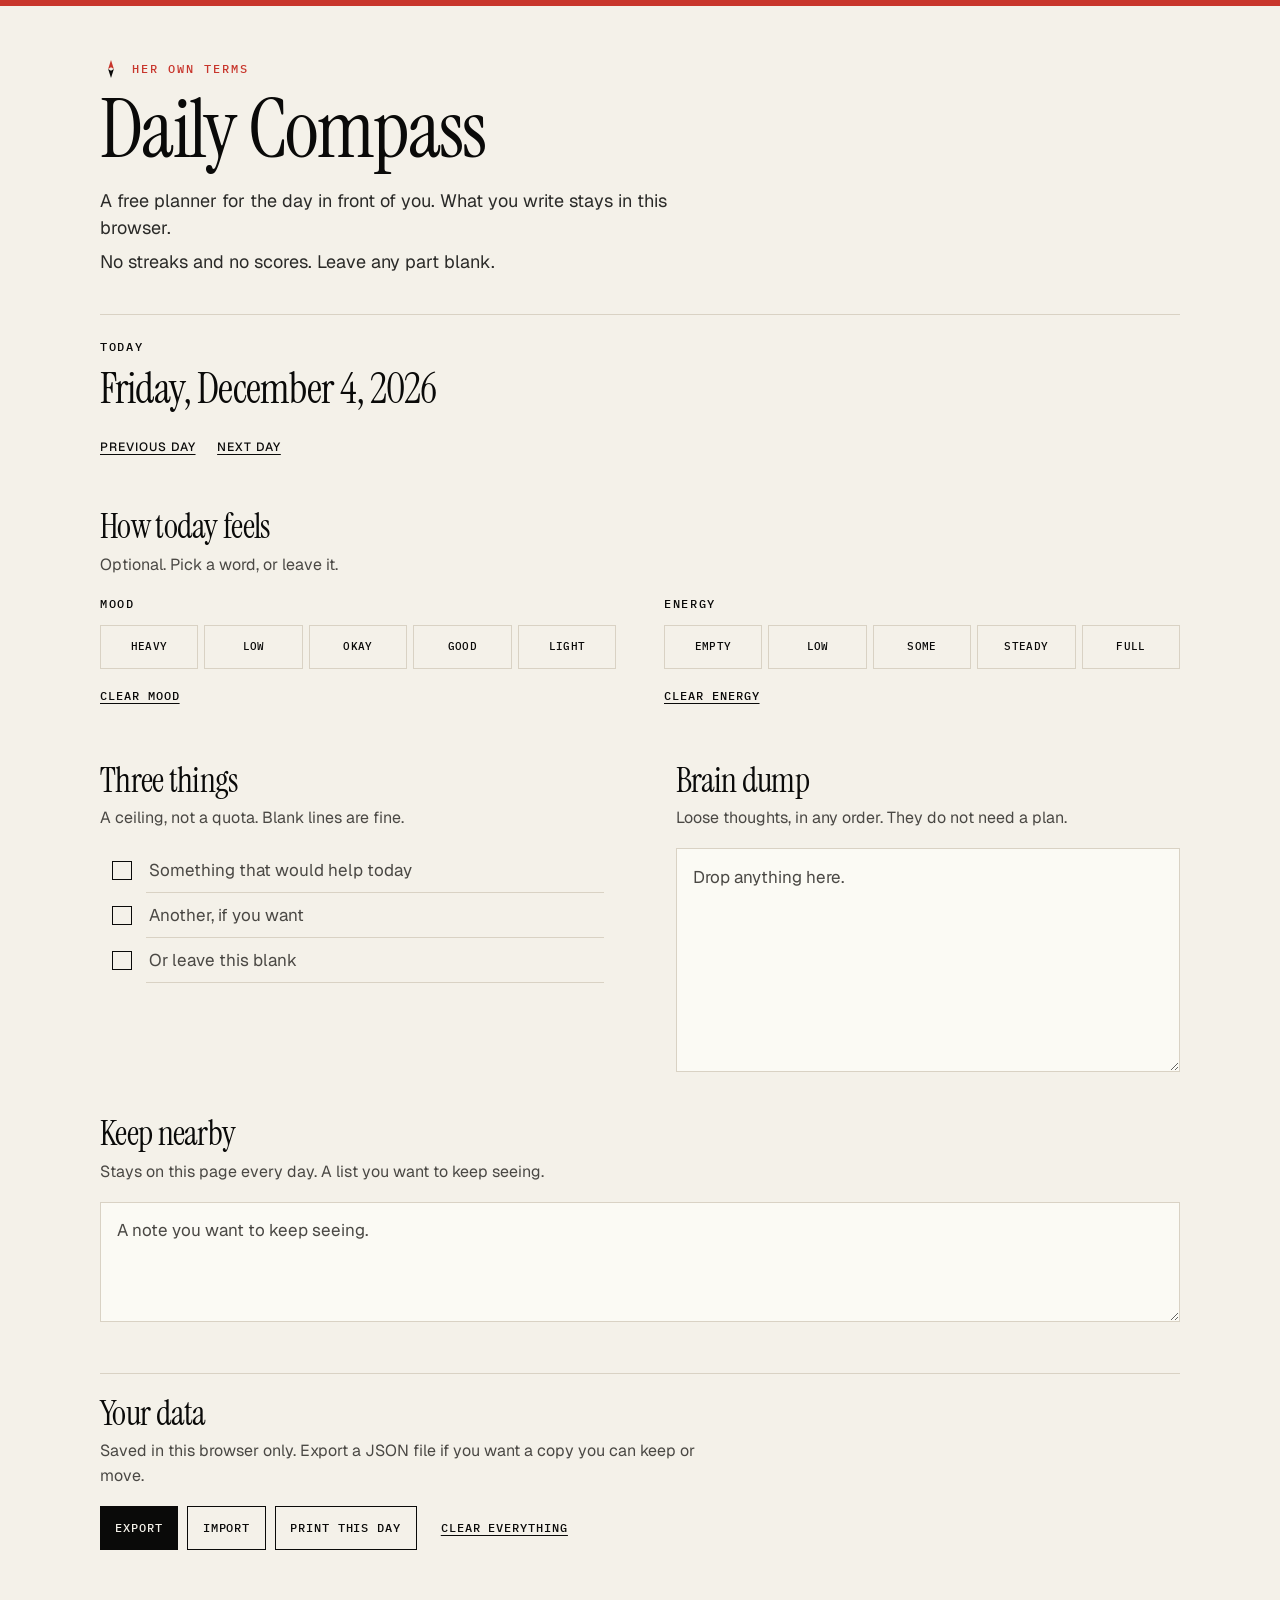
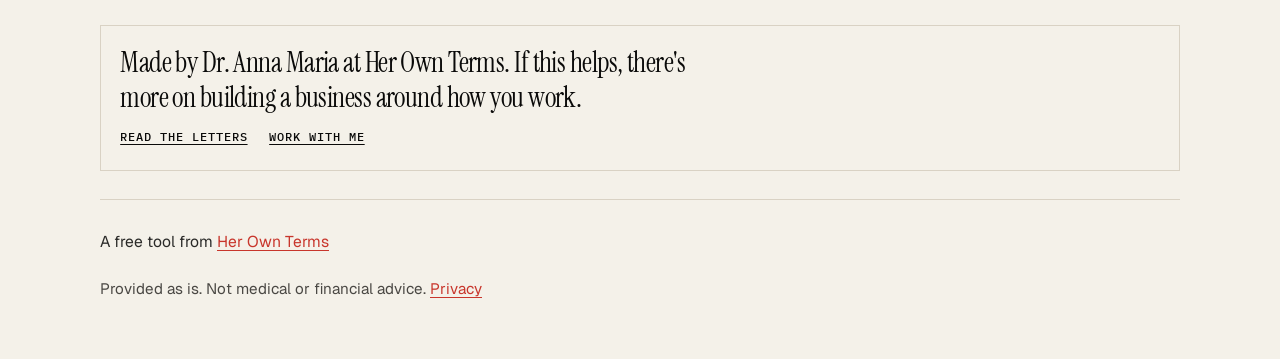
<file: index.html>
<!DOCTYPE html>
<html lang="en">
<head>
    <meta charset="UTF-8">
    <meta name="viewport" content="width=device-width, initial-scale=1">
    <meta name="description" content="A free, private daily planner from Her Own Terms. Note mood and energy, choose three things, and leave the rest in a brain dump. Your data stays in this browser.">
    <meta name="theme-color" content="#F4F1E9">
    <meta name="color-scheme" content="light">
    <meta property="og:title" content="Daily Compass">
    <meta property="og:description" content="A free, private daily planner from Her Own Terms. Mood, energy, three things, and a brain dump. Your data stays in this browser.">
    <meta property="og:type" content="website">
    <meta property="og:image" content="og-image.png">
    <meta property="og:image:alt" content="Daily Compass, a free planner from Her Own Terms, set in serif type on warm paper.">
    <meta name="twitter:card" content="summary_large_image">
    <meta name="twitter:title" content="Daily Compass">
    <meta name="twitter:description" content="A free, private daily planner from Her Own Terms. Mood, energy, three things, and a brain dump. Your data stays in this browser.">
    <meta name="twitter:image" content="og-image.png">
    <meta name="twitter:image:alt" content="Daily Compass, a free planner from Her Own Terms, set in serif type on warm paper.">
    <title>Daily Compass</title>
    <link rel="icon" href="favicon.svg" type="image/svg+xml">
    <link rel="apple-touch-icon" href="apple-touch-icon.png">
    <meta http-equiv="Content-Security-Policy" content="default-src 'self'; script-src 'self'; style-src 'self'; font-src 'self'; img-src 'self' data:; connect-src 'self'; object-src 'none'; base-uri 'self'; form-action 'none'; upgrade-insecure-requests">
    <link rel="stylesheet" href="styles.css">
</head>
<body>
    <a class="skip" href="#today">Skip to today</a>
    <div class="topbar" aria-hidden="true"></div>
    <div class="wrap">
        <header>
            <p class="brandline">
                <svg width="22" height="22" viewBox="0 0 32 32" aria-hidden="true">
                    <path d="M16 3 L20.2 16 L16 13.6 L11.8 16 Z" fill="#C8362C"/>
                    <path d="M16 29 L11.8 16 L16 18.4 L20.2 16 Z" fill="#0A0A09"/>
                </svg>
                Her Own Terms
            </p>
            <h1>Daily Compass</h1>
            <p class="deck">A free planner for the day in front of you. What you write stays in this browser.</p>
            <p class="deck">No streaks and no scores. Leave any part blank.</p>
        </header>

        <div class="dateblock">
            <p class="label" id="whenLabel">Today</p>
            <h2 class="date-heading" id="dateHeading" tabindex="-1"></h2>
            <div class="navbtns">
                <button type="button" id="prevDay">Previous day</button>
                <button type="button" id="nextDay">Next day</button>
                <button type="button" id="backToday" hidden>Back to today</button>
            </div>
        </div>

        <main id="today">
            <noscript>
                <p>Daily Compass needs JavaScript to save notes in this browser.</p>
            </noscript>

            <section class="feel" aria-labelledby="feelTitle">
                <h2 id="feelTitle">How today feels</h2>
                <p class="hint" id="feelHint">Optional. Pick a word, or leave it.</p>
                <div class="scales">
                    <fieldset>
                        <legend>Mood</legend>
                        <div class="choices">
                            <label class="choice"><input type="radio" name="mood" value="heavy"><span>Heavy</span></label>
                            <label class="choice"><input type="radio" name="mood" value="low"><span>Low</span></label>
                            <label class="choice"><input type="radio" name="mood" value="okay"><span>Okay</span></label>
                            <label class="choice"><input type="radio" name="mood" value="good"><span>Good</span></label>
                            <label class="choice"><input type="radio" name="mood" value="light"><span>Light</span></label>
                        </div>
                        <button type="button" class="texty scale-clear" id="clearMood">Clear mood</button>
                    </fieldset>
                    <fieldset>
                        <legend>Energy</legend>
                        <div class="choices">
                            <label class="choice"><input type="radio" name="energy" value="empty"><span>Empty</span></label>
                            <label class="choice"><input type="radio" name="energy" value="low"><span>Low</span></label>
                            <label class="choice"><input type="radio" name="energy" value="some"><span>Some</span></label>
                            <label class="choice"><input type="radio" name="energy" value="steady"><span>Steady</span></label>
                            <label class="choice"><input type="radio" name="energy" value="full"><span>Full</span></label>
                        </div>
                        <button type="button" class="texty scale-clear" id="clearEnergy">Clear energy</button>
                    </fieldset>
                </div>
            </section>

            <div class="split">
                <section class="tasks" aria-labelledby="tasksTitle">
                    <h2 id="tasksTitle">Three things</h2>
                    <p class="hint" id="tasksHint">A ceiling, not a quota. Blank lines are fine.</p>
                    <div class="task">
                        <label class="tick"><input type="checkbox" id="done-0" aria-label="Mark thing 1 done"></label>
                        <div class="task-field">
                            <label class="sr" for="task-0">Thing 1</label>
                            <input id="task-0" data-task="0" type="text" maxlength="280" placeholder="Something that would help today" autocomplete="off">
                        </div>
                    </div>
                    <div class="task">
                        <label class="tick"><input type="checkbox" id="done-1" aria-label="Mark thing 2 done"></label>
                        <div class="task-field">
                            <label class="sr" for="task-1">Thing 2</label>
                            <input id="task-1" data-task="1" type="text" maxlength="280" placeholder="Another, if you want" autocomplete="off">
                        </div>
                    </div>
                    <div class="task">
                        <label class="tick"><input type="checkbox" id="done-2" aria-label="Mark thing 3 done"></label>
                        <div class="task-field">
                            <label class="sr" for="task-2">Thing 3</label>
                            <input id="task-2" data-task="2" type="text" maxlength="280" placeholder="Or leave this blank" autocomplete="off">
                        </div>
                    </div>
                    <div class="carry" id="carry" hidden>
                        <p class="label">Still open from yesterday</p>
                        <ul id="carryList"></ul>
                    </div>
                </section>

                <section class="dump" aria-labelledby="dumpTitle">
                    <h2 id="dumpTitle">Brain dump</h2>
                    <p class="hint" id="dumpHint">Loose thoughts, in any order. They do not need a plan.</p>
                    <label class="sr" for="dump">Brain dump</label>
                    <textarea id="dump" maxlength="20000" placeholder="Drop anything here." aria-describedby="dumpHint"></textarea>
                </section>
            </div>

            <section class="nearby" aria-labelledby="nearbyTitle">
                <h2 id="nearbyTitle">Keep nearby</h2>
                <p class="hint" id="nearbyHint">Stays on this page every day. A list you want to keep seeing.</p>
                <label class="sr" for="nearby">Keep nearby</label>
                <textarea id="nearby" maxlength="8000" placeholder="A note you want to keep seeing." aria-describedby="nearbyHint"></textarea>
            </section>

            <section class="tools" aria-labelledby="toolsTitle">
                <h2 id="toolsTitle">Your data</h2>
                <p class="hint">Saved in this browser only. Export a JSON file if you want a copy you can keep or move.</p>
                <div class="actions">
                    <button type="button" class="btn btn-solid" id="exportBtn">Export</button>
                    <button type="button" class="btn" id="importBtn">Import</button>
                    <button type="button" class="btn" id="printBtn">Print this day</button>
                    <button type="button" class="btn btn-quiet" id="clearBtn">Clear everything</button>
                </div>
                <input class="sr" id="fileInput" type="file" accept="application/json,.json" tabindex="-1">
                <p class="status" id="status" role="status" aria-live="polite"></p>
            </section>
        </main>

        <aside class="invite" aria-label="From Her Own Terms">
            <p class="invite-copy">Made by Dr. Anna Maria at Her Own Terms. If this helps, there's more on building a business around how you work.</p>
            <p class="invite-links">
                <a href="https://substack.com/@herowntermsbuilds" target="_blank" rel="noopener noreferrer">Read the letters</a>
                <a href="https://herownterms.me/#get-in-touch" target="_blank" rel="noopener noreferrer">Work with me</a>
            </p>
        </aside>

        <footer>
            <p>A free tool from <a href="https://herownterms.me">Her Own Terms</a></p>
            <p class="footer-note">Provided as is. Not medical or financial advice. <a href="privacy.html">Privacy</a></p>
        </footer>
    </div>

    <article id="printSheet" class="print-only" aria-hidden="true"></article>

    <dialog id="choiceDialog" aria-labelledby="choiceTitle" aria-describedby="choiceBody">
        <h2 id="choiceTitle"></h2>
        <p id="choiceBody"></p>
        <div class="dialog-actions">
            <button type="button" class="btn btn-quiet" id="choiceCancel">Cancel</button>
            <button type="button" class="btn" id="choiceAlt">Merge</button>
            <button type="button" class="btn btn-solid" id="choicePrimary">Replace</button>
        </div>
    </dialog>

    <script src="app.js"></script>
</body>
</html>
</file>
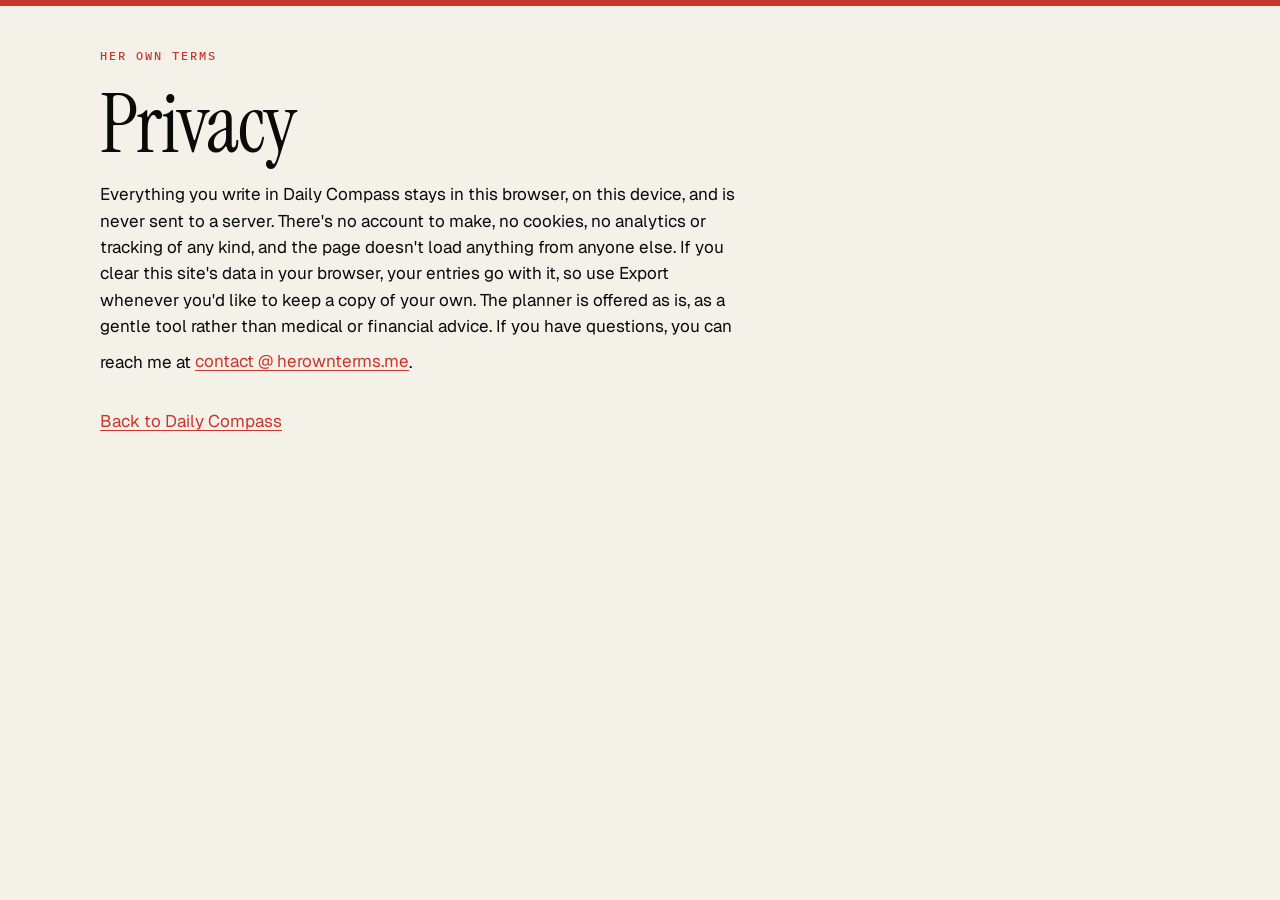
<file: privacy.html>
<!DOCTYPE html>
<html lang="en">
<head>
    <meta charset="UTF-8">
    <meta name="viewport" content="width=device-width, initial-scale=1">
    <meta name="description" content="How Daily Compass stores your notes. They stay in this browser, on this device.">
    <meta name="theme-color" content="#F4F1E9">
    <meta name="color-scheme" content="light">
    <title>Privacy, Daily Compass</title>
    <link rel="icon" href="/favicon.svg" type="image/svg+xml">
    <link rel="stylesheet" href="/styles.css">
    <meta http-equiv="Content-Security-Policy" content="default-src 'self'; script-src 'self'; style-src 'self'; font-src 'self'; img-src 'self' data:; connect-src 'self'; object-src 'none'; base-uri 'self'; form-action 'none'; upgrade-insecure-requests">
</head>
<body>
    <div class="topbar" aria-hidden="true"></div>
    <div class="wrap doc">
        <p class="brandline">Her Own Terms</p>
        <h1>Privacy</h1>
        <p>Everything you write in Daily Compass stays in this browser, on this device, and is never sent to a server. There's no account to make, no cookies, no analytics or tracking of any kind, and the page doesn't load anything from anyone else. If you clear this site's data in your browser, your entries go with it, so use Export whenever you'd like to keep a copy of your own. The planner is offered as is, as a gentle tool rather than medical or financial advice. If you have questions, you can reach me at <span id="contactSlot"></span>.</p>
        <p><a class="back" href="/">Back to Daily Compass</a></p>
    </div>
    <script src="/privacy.js"></script>
</body>
</html>
</file>
<file: styles.css>
@font-face {
            font-family: "Instrument Serif";
            font-style: normal;
            font-weight: 400;
            font-display: swap;
            src: url("fonts/instrument-serif-400.woff2") format("woff2");
        }

        @font-face {
            font-family: "Geist";
            font-style: normal;
            font-weight: 400;
            font-display: swap;
            src: url("fonts/geist-400.woff2") format("woff2");
        }

        @font-face {
            font-family: "Geist";
            font-style: normal;
            font-weight: 500;
            font-display: swap;
            src: url("fonts/geist-500.woff2") format("woff2");
        }

        @font-face {
            font-family: "IBM Plex Mono";
            font-style: normal;
            font-weight: 500;
            font-display: swap;
            src: url("fonts/ibm-plex-mono-500.woff2") format("woff2");
        }

        :root {
            --paper: #F4F1E9;
            --raised: #FBFAF4;
            --ink: #0A0A09;
            --ink-soft: #2A2A28;
            --muted: #4A4844;
            --line: #D9D2C4;
            --accent: #C8362C;
            --focus: #C8362C;
        }

        *, *::before, *::after { box-sizing: border-box; }

        html { scroll-behavior: auto; }

        body {
            margin: 0;
            background: var(--paper);
            color: var(--ink);
            font-family: "Geist", "Segoe UI", sans-serif;
            font-size: 1.0625rem;
            line-height: 1.55;
            font-weight: 400;
            overflow-wrap: break-word;
        }

        .topbar {
            height: 6px;
            background: var(--accent);
        }

        .wrap {
            width: min(1080px, calc(100% - 2.5rem));
            margin-inline: auto;
        }

        h1, h2, .date-heading {
            font-family: "Instrument Serif", Georgia, serif;
            font-weight: 400;
            letter-spacing: -0.02em;
            line-height: 1.05;
        }

        h1 {
            margin: 0.4rem 0 0.85rem;
            font-size: clamp(3rem, 7vw, 5.15rem);
        }

        h2 {
            margin: 0 0 0.45rem;
            font-size: clamp(1.7rem, 3vw, 2.15rem);
        }

        p { margin: 0; }

        button, input, textarea { font: inherit; color: inherit; }

        textarea::placeholder,
        input::placeholder {
            color: var(--muted);
            opacity: 1;
        }

        button { cursor: pointer; }

        :focus { outline: none; }

        :focus-visible {
            outline: 2px solid var(--focus);
            outline-offset: 3px;
        }

        .skip {
            position: absolute;
            left: 0.75rem;
            top: -4rem;
            z-index: 3;
            background: var(--ink);
            color: var(--paper);
            padding: 0.65rem 0.85rem;
            text-decoration: none;
        }

        .skip:focus { top: 0.75rem; }

        header { padding-top: 2.25rem; }

        .brandline {
            display: flex;
            align-items: center;
            gap: 0.65rem;
            margin: 0;
            color: var(--accent);
            font-family: "IBM Plex Mono", ui-monospace, monospace;
            font-size: 0.78rem;
            font-weight: 500;
            letter-spacing: 0.16em;
            text-transform: uppercase;
        }

        .brandline svg { flex: none; }

        .deck {
            max-width: 38rem;
            color: var(--ink-soft);
            font-size: 1.125rem;
        }

        .deck + .deck { margin-top: 0.35rem; }

        .dateblock {
            margin-top: 2.4rem;
            padding-top: 1.4rem;
            border-top: 1px solid var(--line);
        }

        .label, legend, .texty, .btn, .brandline, .status {
            font-family: "IBM Plex Mono", ui-monospace, monospace;
        }

        .label, legend {
            display: block;
            margin: 0 0 0.7rem;
            padding: 0;
            color: var(--ink);
            font-size: 0.75rem;
            font-weight: 500;
            letter-spacing: 0.14em;
            text-transform: uppercase;
        }

        .date-heading {
            margin: 0.2rem 0 0.85rem;
            font-size: clamp(1.85rem, 4vw, 2.65rem);
        }

        .navbtns {
            display: flex;
            flex-wrap: wrap;
            gap: 0.25rem 1.35rem;
        }

        .texty, .navbtns button {
            min-height: 44px;
            padding: 0.45rem 0;
            border: 0;
            background: transparent;
            color: var(--ink);
            font-size: 0.75rem;
            font-weight: 500;
            letter-spacing: 0.08em;
            text-transform: uppercase;
            text-decoration: underline;
            text-underline-offset: 0.22em;
        }

        .texty:hover, .navbtns button:hover { color: var(--accent); }

        main { padding-top: 2.5rem; }

        .hint {
            margin: 0 0 1.1rem;
            max-width: 38rem;
            color: var(--muted);
            font-size: 1rem;
        }

        .scales {
            display: grid;
            gap: 1.6rem;
        }

        fieldset {
            margin: 0;
            padding: 0;
            border: 0;
            min-width: 0;
        }

        .choices {
            display: grid;
            grid-template-columns: repeat(5, minmax(0, 1fr));
            gap: 0.4rem;
        }

        .choice {
            position: relative;
            display: block;
            min-width: 0;
        }

        .choice input {
            position: absolute;
            inset: 0;
            margin: 0;
            opacity: 0;
            cursor: pointer;
        }

        .choice span {
            display: flex;
            align-items: center;
            justify-content: center;
            min-height: 44px;
            padding: 0.4rem 0.15rem;
            border: 1px solid var(--line);
            background: transparent;
            text-align: center;
            font-family: "IBM Plex Mono", ui-monospace, monospace;
            font-size: 0.68rem;
            font-weight: 500;
            letter-spacing: 0.03em;
            line-height: 1.2;
            text-transform: uppercase;
        }

        .choice input:checked + span {
            background: var(--ink);
            border-color: var(--ink);
            color: var(--paper);
        }

        .choice input:focus-visible + span {
            outline: 2px solid var(--focus);
            outline-offset: 3px;
        }

        @media (hover: hover) {
            .choice:hover span { border-color: var(--ink); }
        }

        .scale-clear { margin-top: 0.35rem; }

        .split {
            display: grid;
            gap: 2.75rem;
            margin-top: 2.75rem;
        }

        .task {
            display: grid;
            grid-template-columns: auto minmax(0, 1fr);
            align-items: center;
            gap: 0.15rem;
            min-width: 0;
        }

        .tick {
            display: grid;
            place-items: center;
            width: 44px;
            height: 44px;
        }

        .tick input {
            appearance: none;
            width: 1.2rem;
            height: 1.2rem;
            margin: 0;
            border: 1px solid var(--ink);
            background: transparent;
            display: grid;
            place-items: center;
        }

        .tick input:checked { background: var(--ink); }

        .tick input:checked::after {
            content: "";
            width: 0.62rem;
            height: 0.32rem;
            border-left: 2px solid var(--paper);
            border-bottom: 2px solid var(--paper);
            transform: translateY(-1px) rotate(-45deg);
        }

        .task input[type="text"] {
            width: 100%;
            min-width: 0;
            border: 0;
            border-bottom: 1px solid var(--line);
            background: transparent;
            padding: 0.55rem 0.15rem;
            border-radius: 0;
        }

        .task:has(input[type="checkbox"]:checked) input[type="text"] {
            color: var(--muted);
            text-decoration: line-through;
            text-decoration-thickness: 1px;
        }

        .carry {
            margin-top: 1.15rem;
            padding-top: 0.9rem;
            border-top: 1px solid var(--line);
        }

        .carry ul {
            list-style: none;
            margin: 0;
            padding: 0;
        }

        .carry li {
            display: flex;
            flex-wrap: wrap;
            align-items: center;
            justify-content: space-between;
            gap: 0.2rem 1rem;
            min-width: 0;
        }

        .carry li span {
            min-width: 0;
            flex: 1 1 12rem;
        }

        textarea {
            width: 100%;
            min-width: 0;
            border: 1px solid var(--line);
            background: var(--raised);
            padding: 0.9rem 1rem;
            border-radius: 0;
            line-height: 1.6;
            resize: vertical;
        }

        #dump { min-height: 14rem; }
        #nearby { min-height: 7.5rem; }

        .nearby, .tools { margin-top: 2.75rem; }

        .tools {
            padding-top: 1.35rem;
            border-top: 1px solid var(--line);
        }

        .actions {
            display: flex;
            flex-wrap: wrap;
            gap: 0.55rem;
            margin-top: 1rem;
        }

        .btn {
            min-height: 44px;
            padding: 0.55rem 0.9rem;
            border: 1px solid var(--ink);
            background: transparent;
            font-size: 0.74rem;
            font-weight: 500;
            letter-spacing: 0.08em;
            text-transform: uppercase;
        }

        .btn-solid {
            background: var(--ink);
            color: var(--paper);
        }

        @media (hover: hover) {
            .btn:hover { background: var(--ink); color: var(--paper); }
            .btn-solid:hover { background: var(--accent); border-color: var(--accent); }
            .btn-quiet:hover { background: transparent; color: var(--accent); }
        }

        .btn-quiet {
            border-color: transparent;
            text-decoration: underline;
            text-underline-offset: 0.22em;
        }

        .status {
            min-height: 1.4em;
            margin-top: 0.85rem;
            color: var(--muted);
            font-size: 0.78rem;
            letter-spacing: 0.04em;
        }

        .invite {
            margin-top: 2.75rem;
            padding: 1.15rem 1.2rem 0.7rem;
            border: 1px solid var(--line);
            background: transparent;
            min-width: 0;
        }

        .invite p { margin: 0; }

        .invite-copy {
            max-width: 38rem;
            font-family: "Instrument Serif", Georgia, serif;
            font-size: clamp(1.35rem, 2.5vw, 1.75rem);
            font-weight: 400;
            letter-spacing: -0.02em;
            line-height: 1.25;
            color: var(--ink);
        }

        .invite-links {
            display: flex;
            flex-wrap: wrap;
            gap: 0.15rem 1.35rem;
            margin-top: 0.35rem;
        }

        .invite-links a {
            display: inline-flex;
            align-items: center;
            min-height: 44px;
            color: var(--ink);
            font-family: "IBM Plex Mono", ui-monospace, monospace;
            font-size: 0.75rem;
            font-weight: 500;
            letter-spacing: 0.08em;
            text-transform: uppercase;
            text-decoration: underline;
            text-underline-offset: 0.22em;
        }

        .invite-links a:hover { color: var(--accent); }

        footer {
            margin-top: 1.75rem;
            padding: 1.25rem 0 3rem;
            border-top: 1px solid var(--line);
            color: var(--ink-soft);
            font-size: 0.98rem;
        }

        footer a {
            display: inline-flex;
            align-items: center;
            min-height: 44px;
            color: var(--accent);
            text-underline-offset: 0.18em;
        }

        .footer-note {
            margin-top: 0.2rem;
            color: var(--muted);
            font-size: 0.95rem;
        }

        .doc {
            padding-top: 2.5rem;
            padding-bottom: 3.5rem;
        }

        .doc p {
            max-width: 40rem;
            margin: 0 0 1rem;
        }

        .doc a.back,
        .mail-button {
            display: inline-flex;
            align-items: center;
            min-height: 44px;
            padding: 0;
            border: 0;
            background: transparent;
            color: var(--accent);
            font: inherit;
            text-decoration: underline;
            text-underline-offset: 0.18em;
            cursor: pointer;
        }

        .sr {
            position: absolute;
            width: 1px;
            height: 1px;
            padding: 0;
            margin: -1px;
            overflow: hidden;
            clip: rect(0, 0, 0, 0);
            white-space: nowrap;
            border: 0;
        }

        [hidden] { display: none !important; }

        noscript p {
            margin-top: 1rem;
            padding: 0.8rem 0;
            border-top: 1px solid var(--line);
        }

        dialog {
            width: min(28rem, calc(100% - 2rem));
            max-width: calc(100% - 2rem);
            border: 1px solid var(--line);
            background: var(--paper);
            color: var(--ink);
            padding: 1.4rem 1.3rem 1.2rem;
        }

        dialog::backdrop { background: rgba(26, 23, 20, 0.45); }

        dialog h2 { margin-bottom: 0.6rem; }

        .dialog-actions {
            display: flex;
            flex-wrap: wrap;
            justify-content: flex-end;
            gap: 0.5rem;
            margin-top: 1.2rem;
        }

        .print-only { display: none; }

        @media (min-width: 800px) {
            .scales {
                grid-template-columns: minmax(0, 1fr) minmax(0, 1fr);
                gap: 3rem;
            }

            header { padding-top: 3.25rem; }
        }

        @media (min-width: 880px) {
            .wrap { width: min(1080px, calc(100% - 6rem)); }

            .split {
                grid-template-columns: minmax(0, 1fr) minmax(0, 1fr);
                gap: 4.5rem;
                align-items: stretch;
            }

            .dump {
                display: flex;
                flex-direction: column;
                min-width: 0;
            }

            .dump textarea { flex: 1; min-height: 18rem; }
        }

        @media (prefers-reduced-motion: reduce) {
            html { scroll-behavior: auto; }

            *, *::before, *::after {
                animation: none !important;
                transition: none !important;
            }
        }

        @media (prefers-contrast: more) {
            :root { --line: #0A0A09; --muted: #0A0A09; }
            .choice span, textarea, .tick input, .btn { border-width: 2px; }
        }

        @media print {
            body { background: #fff; color: #111; }

            .topbar, .skip, .wrap, .invite, dialog { display: none !important; }

            .print-only {
                display: block !important;
                max-width: 100%;
            }

            .print-only h1 {
                font-family: "Instrument Serif", Georgia, serif;
                font-weight: 400;
                font-size: 32pt;
                line-height: 1;
                margin: 0.15em 0 0.15em;
            }

            .print-only h2 {
                font-family: "Instrument Serif", Georgia, serif;
                font-weight: 400;
                font-size: 16pt;
                margin: 1em 0 0.25em;
            }

            .print-rule { height: 4px; background: #C8362C; }

            .print-kicker {
                font-family: "IBM Plex Mono", ui-monospace, monospace;
                font-size: 9pt;
                letter-spacing: 0.14em;
                text-transform: uppercase;
                margin: 0.8em 0 0;
            }

            .print-only p, .print-only li {
                font-family: "Geist", "Segoe UI", sans-serif;
                font-size: 12pt;
                line-height: 1.45;
            }

            .print-only ul { padding-left: 1.1em; }

            .pre {
                white-space: pre-wrap;
                overflow-wrap: break-word;
            }
        }
</file>
